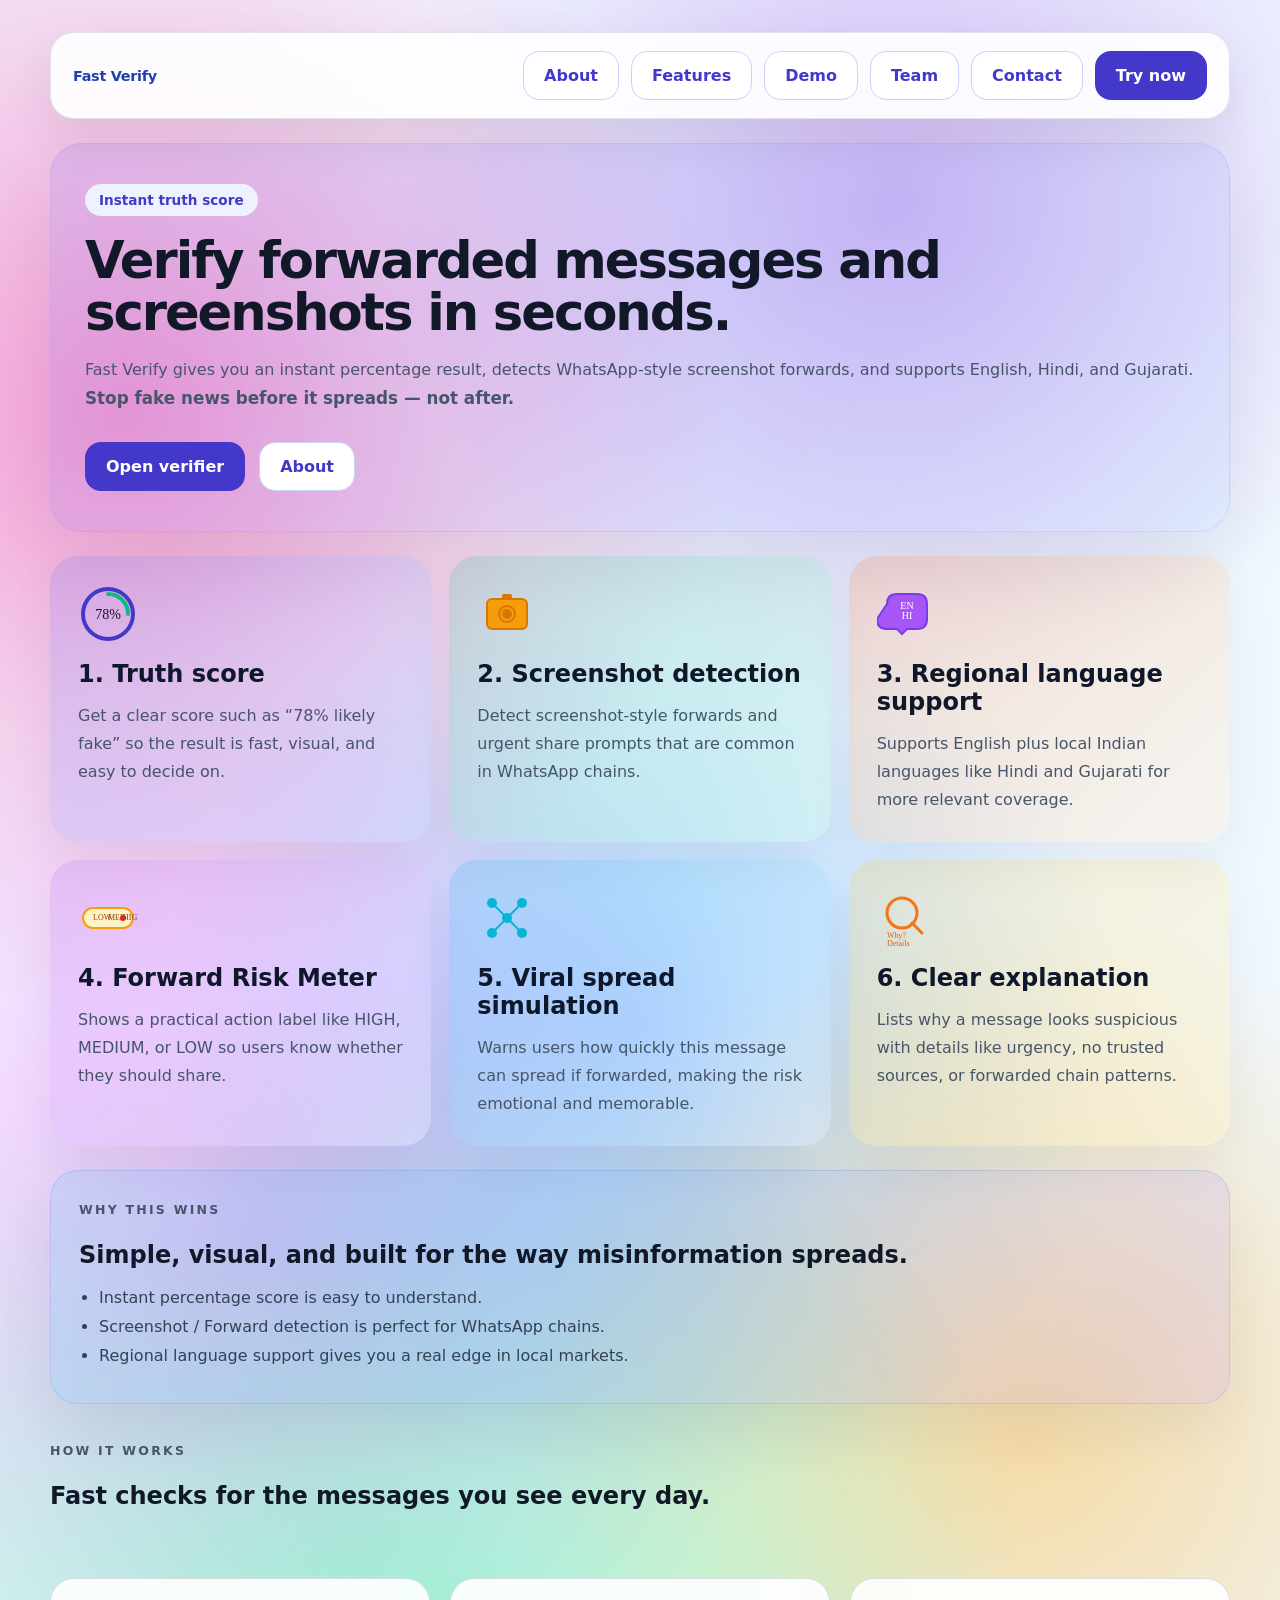
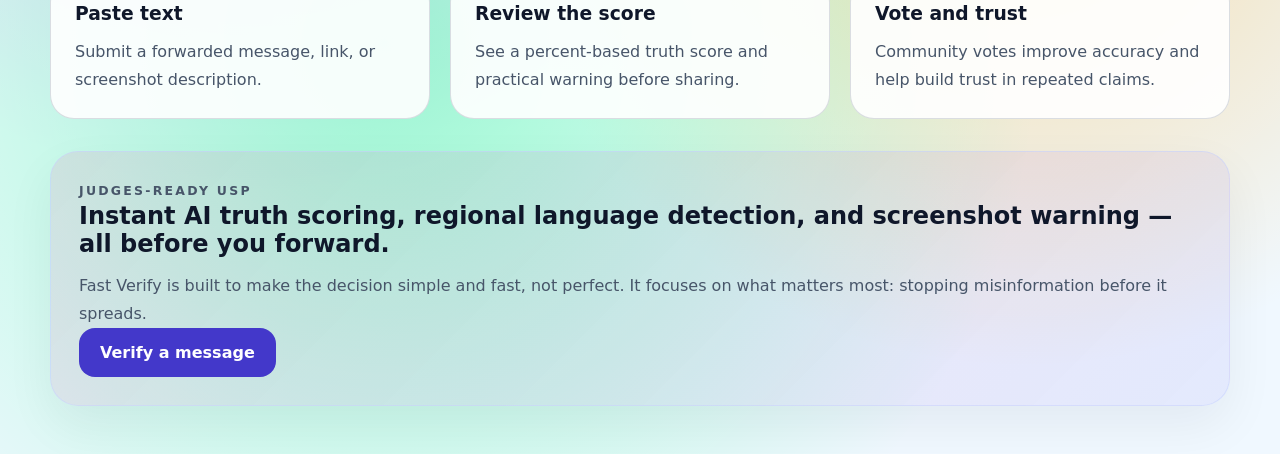
<file: index.html>
<!DOCTYPE html>
<html lang="en">
<head>
  <meta charset="UTF-8" />
  <meta name="viewport" content="width=device-width, initial-scale=1.0" />
  <title>Fast Verify | Instant truth scoring for forwarded messages</title>
  <link rel="stylesheet" href="style.css" />
</head>
<body>
  <div class="app-shell">
    <nav class="site-nav">
      <a class="brand" href="index.html">Fast Verify</a>
      <div class="nav-actions">
        <a class="button secondary" href="about.html">About</a>
        <a class="button secondary" href="features.html">Features</a>
        <a class="button secondary" href="demo.html">Demo</a>
        <a class="button secondary" href="team.html">Team</a>
        <a class="button secondary" href="contact.html">Contact</a>
        <a class="button primary" href="home.html">Try now</a>
      </div>
    </nav>

    <header class="hero">
      <span class="badge">Instant truth score</span>
      <h1>Verify forwarded messages and screenshots in seconds.</h1>
      <p>Fast Verify gives you an instant percentage result, detects WhatsApp-style screenshot forwards, and supports English, Hindi, and Gujarati.</p>
      <p class="impact-statement">Stop fake news before it spreads — not after.</p>
      <div class="hero-actions">
        <a class="button primary" href="home.html">Open verifier</a>
        <a class="button secondary" href="about.html">About</a>
      </div>
    </header>

    <section class="feature-grid" id="features">
      <article class="feature-card">
        <img src="truth-score.svg" alt="Truth Score Icon" class="feature-icon">
        <h2>1. Truth score</h2>
        <p>Get a clear score such as “78% likely fake” so the result is fast, visual, and easy to decide on.</p>
      </article>
      <article class="feature-card">
        <img src="screenshot.svg" alt="Screenshot Detection Icon" class="feature-icon">
        <h2>2. Screenshot detection</h2>
        <p>Detect screenshot-style forwards and urgent share prompts that are common in WhatsApp chains.</p>
      </article>
      <article class="feature-card">
        <img src="regional-language.svg" alt="Regional Language Support Icon" class="feature-icon">
        <h2>3. Regional language support</h2>
        <p>Supports English plus local Indian languages like Hindi and Gujarati for more relevant coverage.</p>
      </article>
      <article class="feature-card">
        <img src="forward-risk.svg" alt="Forward Risk Meter Icon" class="feature-icon">
        <h2>4. Forward Risk Meter</h2>
        <p>Shows a practical action label like HIGH, MEDIUM, or LOW so users know whether they should share.</p>
      </article>
      <article class="feature-card">
        <img src="viral-spread.svg" alt="Viral Spread Simulation Icon" class="feature-icon">
        <h2>5. Viral spread simulation</h2>
        <p>Warns users how quickly this message can spread if forwarded, making the risk emotional and memorable.</p>
      </article>
      <article class="feature-card">
        <img src="clear-explanation.svg" alt="Clear Explanation Icon" class="feature-icon">
        <h2>6. Clear explanation</h2>
        <p>Lists why a message looks suspicious with details like urgency, no trusted sources, or forwarded chain patterns.</p>
      </article>
    </section>

    <section class="winning-card">
      <div>
        <p class="section-label">Why this wins</p>
        <h2>Simple, visual, and built for the way misinformation spreads.</h2>
        <ul>
          <li>Instant percentage score is easy to understand.</li>
          <li>Screenshot / Forward detection is perfect for WhatsApp chains.</li>
          <li>Regional language support gives you a real edge in local markets.</li>
        </ul>
      </div>
    </section>

    <section class="section-intro">
      <div>
        <p class="section-label">How it works</p>
        <h2>Fast checks for the messages you see every day.</h2>
      </div>
      <div class="info-list">
        <div>
          <h3>Paste text</h3>
          <p>Submit a forwarded message, link, or screenshot description.</p>
        </div>
        <div>
          <h3>Review the score</h3>
          <p>See a percent-based truth score and practical warning before sharing.</p>
        </div>
        <div>
          <h3>Vote and trust</h3>
          <p>Community votes improve accuracy and help build trust in repeated claims.</p>
        </div>
      </div>
    </section>

    <section class="accent-card">
      <div>
        <p class="section-label">Judges-ready USP</p>
        <h2>Instant AI truth scoring, regional language detection, and screenshot warning — all before you forward.</h2>
      </div>
      <p>Fast Verify is built to make the decision simple and fast, not perfect. It focuses on what matters most: stopping misinformation before it spreads.</p>
      <a class="button primary" href="home.html">Verify a message</a>
    </section>
  </div>
</body>
</html>
</file>
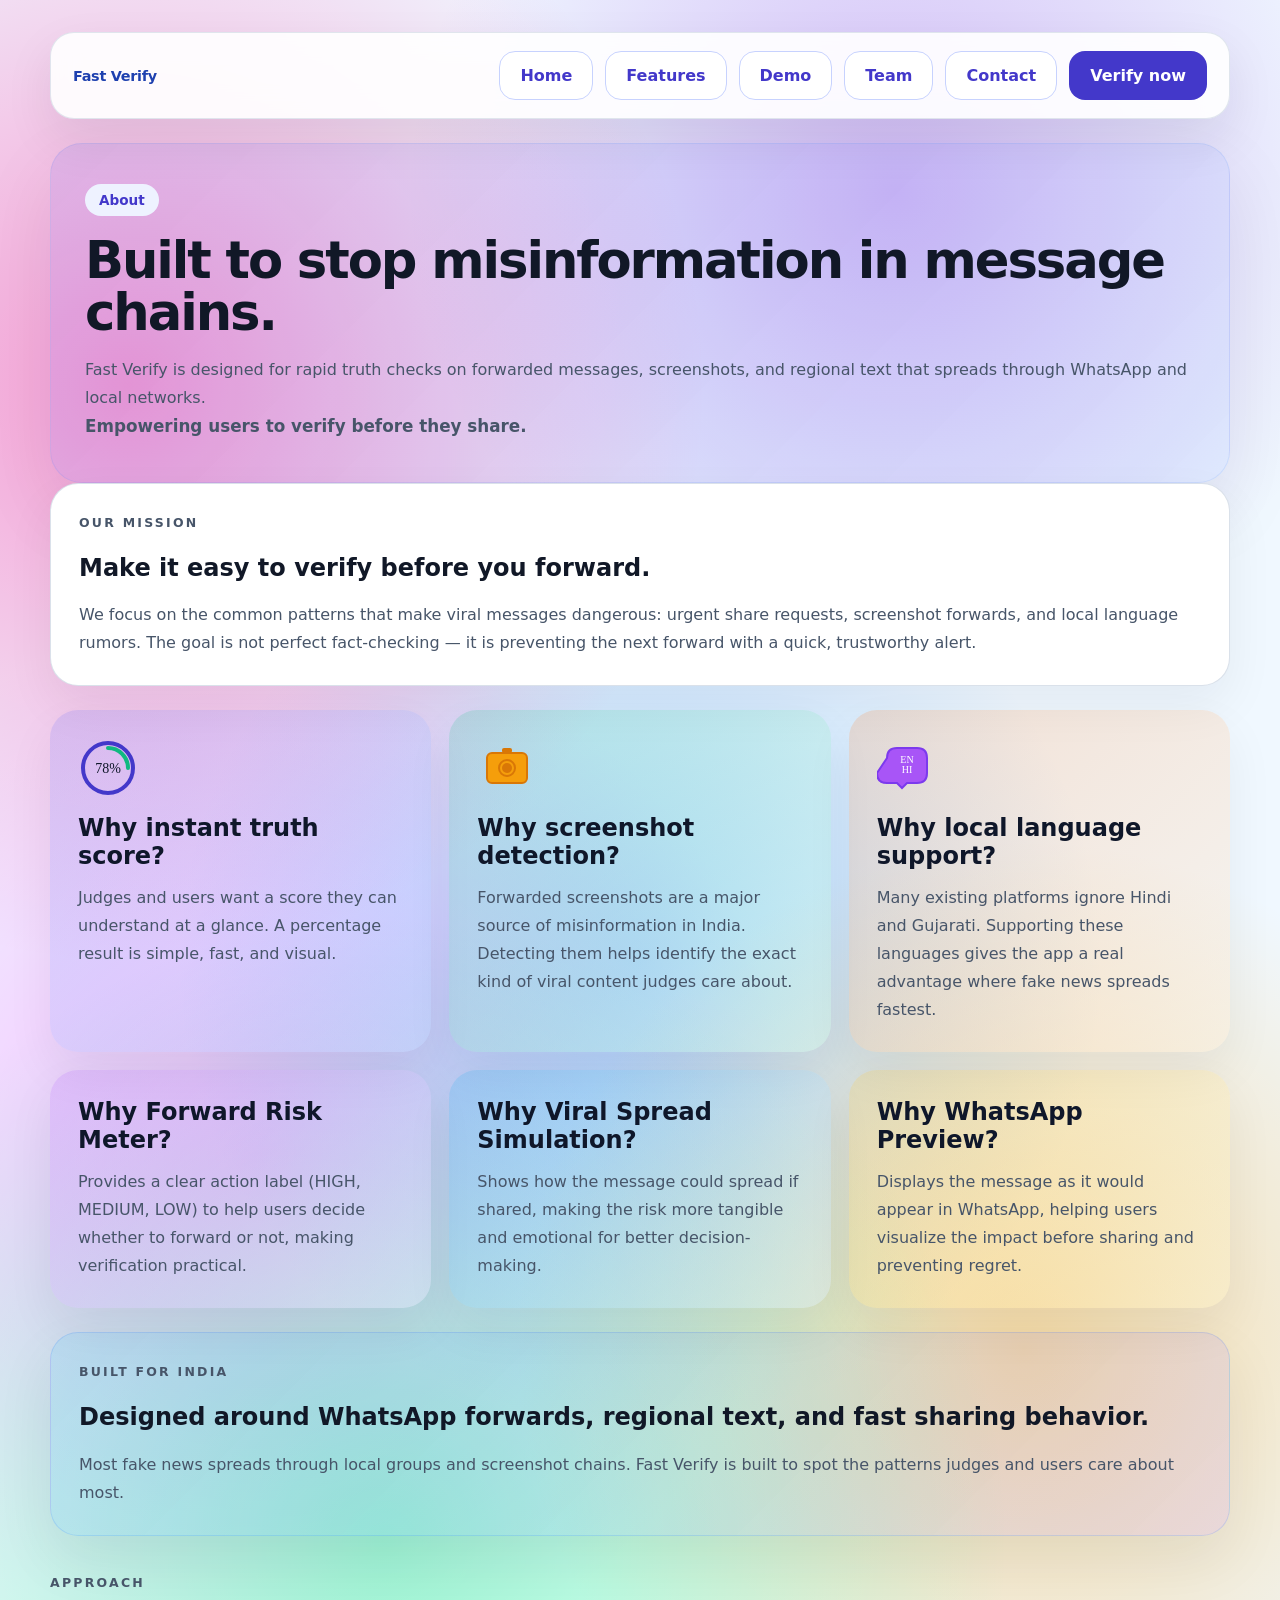
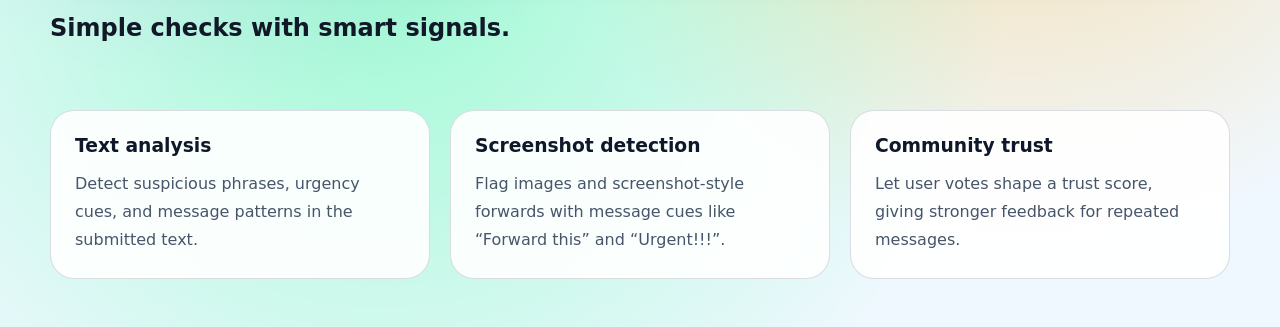
<file: about.html>
<!DOCTYPE html>
<html lang="en">
<head>
  <meta charset="UTF-8" />
  <meta name="viewport" content="width=device-width, initial-scale=1.0" />
  <title>About Fast Verify</title>
  <link rel="stylesheet" href="style.css" />
</head>
<body>
  <div class="app-shell">
    <nav class="site-nav">
      <a class="brand" href="index.html">Fast Verify</a>
      <div class="nav-actions">
        <a class="button secondary" href="index.html">Home</a>
        <a class="button secondary" href="features.html">Features</a>
        <a class="button secondary" href="demo.html">Demo</a>
        <a class="button secondary" href="team.html">Team</a>
        <a class="button secondary" href="contact.html">Contact</a>
        <a class="button primary" href="home.html">Verify now</a>
      </div>
    </nav>

    <header class="hero">
      <span class="badge">About</span>
      <h1>Built to stop misinformation in message chains.</h1>
      <p>Fast Verify is designed for rapid truth checks on forwarded messages, screenshots, and regional text that spreads through WhatsApp and local networks.</p>
      <p class="impact-statement">Empowering users to verify before they share.</p>
    </header>

    <main>
      <section class="card">
        <p class="section-label">Our mission</p>
        <h2>Make it easy to verify before you forward.</h2>
        <p>We focus on the common patterns that make viral messages dangerous: urgent share requests, screenshot forwards, and local language rumors. The goal is not perfect fact-checking — it is preventing the next forward with a quick, trustworthy alert.</p>
      </section>

      <section class="feature-grid">
        <article class="feature-card">
          <img src="truth-score.svg" alt="Truth Score Icon" class="feature-icon">
          <h2>Why instant truth score?</h2>
          <p>Judges and users want a score they can understand at a glance. A percentage result is simple, fast, and visual.</p>
        </article>
        <article class="feature-card">
          <img src="screenshot.svg" alt="Screenshot Detection Icon" class="feature-icon">
          <h2>Why screenshot detection?</h2>
          <p>Forwarded screenshots are a major source of misinformation in India. Detecting them helps identify the exact kind of viral content judges care about.</p>
        </article>
        <article class="feature-card">
          <img src="regional-language.svg" alt="Regional Language Support Icon" class="feature-icon">
          <h2>Why local language support?</h2>
          <p>Many existing platforms ignore Hindi and Gujarati. Supporting these languages gives the app a real advantage where fake news spreads fastest.</p>
        </article>
        <article class="feature-card">
          <h2>Why Forward Risk Meter?</h2>
          <p>Provides a clear action label (HIGH, MEDIUM, LOW) to help users decide whether to forward or not, making verification practical.</p>
        </article>
        <article class="feature-card">
          <h2>Why Viral Spread Simulation?</h2>
          <p>Shows how the message could spread if shared, making the risk more tangible and emotional for better decision-making.</p>
        </article>
        <article class="feature-card">
          <h2>Why WhatsApp Preview?</h2>
          <p>Displays the message as it would appear in WhatsApp, helping users visualize the impact before sharing and preventing regret.</p>
        </article>
      </section>

      <section class="highlight-card">
        <div>
          <p class="section-label">Built for India</p>
          <h2>Designed around WhatsApp forwards, regional text, and fast sharing behavior.</h2>
          <p>Most fake news spreads through local groups and screenshot chains. Fast Verify is built to spot the patterns judges and users care about most.</p>
        </div>
      </section>

      <section class="section-intro">
        <div>
          <p class="section-label">Approach</p>
          <h2>Simple checks with smart signals.</h2>
        </div>
        <div class="info-list">
          <div>
            <h3>Text analysis</h3>
            <p>Detect suspicious phrases, urgency cues, and message patterns in the submitted text.</p>
          </div>
          <div>
            <h3>Screenshot detection</h3>
            <p>Flag images and screenshot-style forwards with message cues like “Forward this” and “Urgent!!!”.</p>
          </div>
          <div>
            <h3>Community trust</h3>
            <p>Let user votes shape a trust score, giving stronger feedback for repeated messages.</p>
          </div>
        </div>
      </section>
    </main>
  </div>
</body>
</html>
</file>
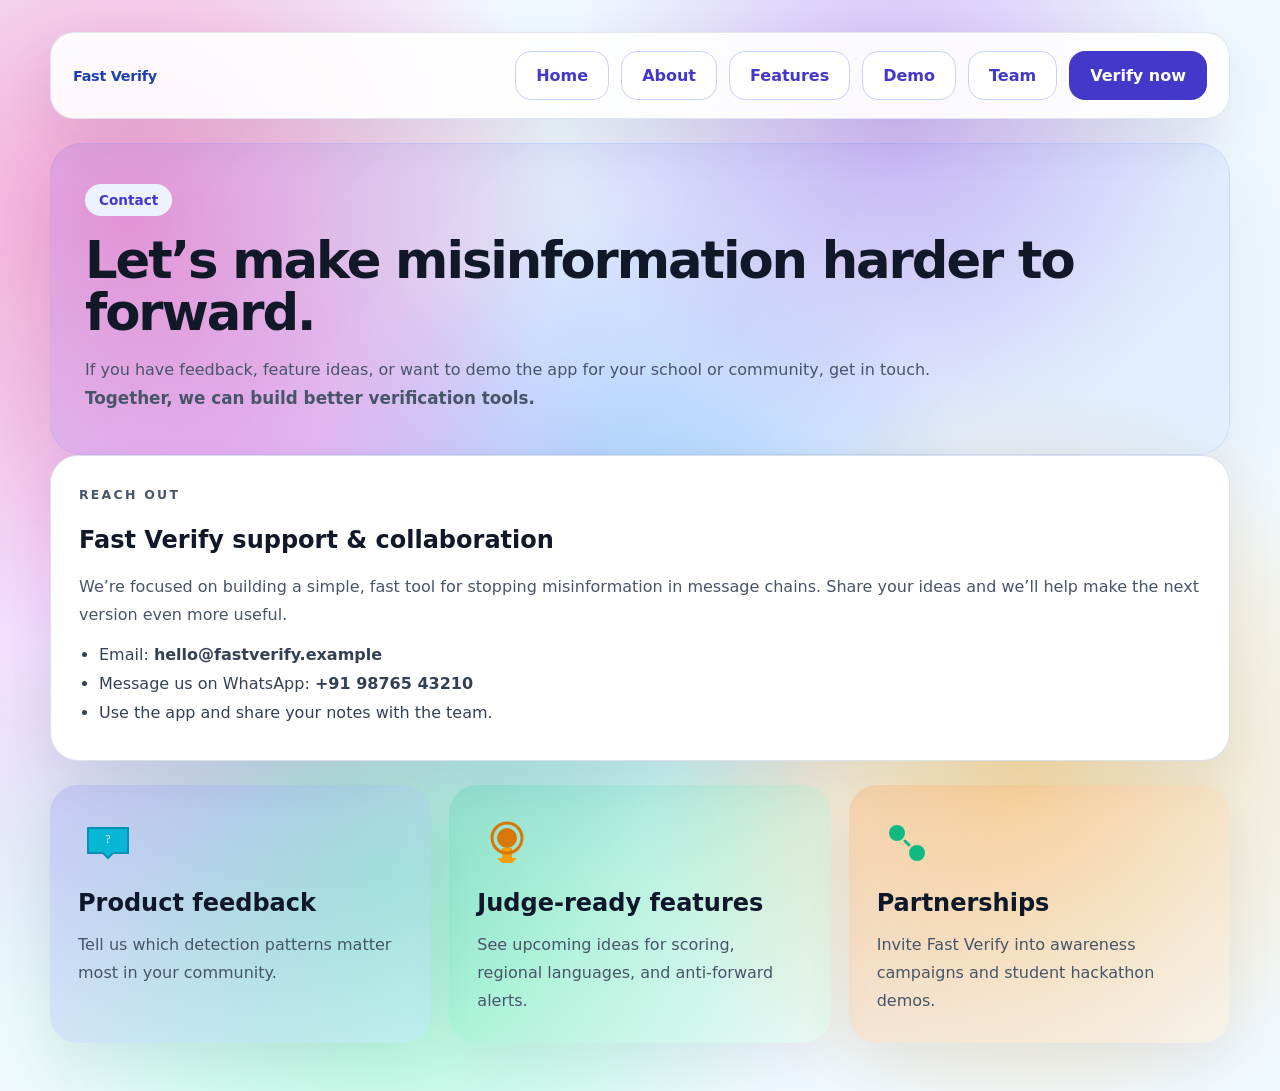
<file: contact.html>
<!DOCTYPE html>
<html lang="en">
<head>
  <meta charset="UTF-8" />
  <meta name="viewport" content="width=device-width, initial-scale=1.0" />
  <title>Contact Fast Verify</title>
  <link rel="stylesheet" href="style.css" />
</head>
<body>
  <div class="app-shell">
    <nav class="site-nav">
      <a class="brand" href="index.html">Fast Verify</a>
      <div class="nav-actions">
        <a class="button secondary" href="index.html">Home</a>
        <a class="button secondary" href="about.html">About</a>
        <a class="button secondary" href="features.html">Features</a>
        <a class="button secondary" href="demo.html">Demo</a>
        <a class="button secondary" href="team.html">Team</a>
        <a class="button primary" href="home.html">Verify now</a>
      </div>
    </nav>

    <header class="hero">
      <span class="badge">Contact</span>
      <h1>Let’s make misinformation harder to forward.</h1>
      <p>If you have feedback, feature ideas, or want to demo the app for your school or community, get in touch.</p>
      <p class="impact-statement">Together, we can build better verification tools.</p>
    </header>

    <main>
      <section class="card">
        <p class="section-label">Reach out</p>
        <h2>Fast Verify support & collaboration</h2>
        <p>We’re focused on building a simple, fast tool for stopping misinformation in message chains. Share your ideas and we’ll help make the next version even more useful.</p>
        <ul>
          <li>Email: <strong>hello@fastverify.example</strong></li>
          <li>Message us on WhatsApp: <strong>+91 98765 43210</strong></li>
          <li>Use the app and share your notes with the team.</li>
        </ul>
      </section>

      <section class="feature-grid">
        <article class="feature-card">
          <img src="product-feedback.svg" alt="Product Feedback Icon" class="feature-icon">
          <h2>Product feedback</h2>
          <p>Tell us which detection patterns matter most in your community.</p>
        </article>
        <article class="feature-card">
          <img src="judge-ready.svg" alt="Judge-Ready Features Icon" class="feature-icon">
          <h2>Judge-ready features</h2>
          <p>See upcoming ideas for scoring, regional languages, and anti-forward alerts.</p>
        </article>
        <article class="feature-card">
          <img src="partnerships.svg" alt="Partnerships Icon" class="feature-icon">
          <h2>Partnerships</h2>
          <p>Invite Fast Verify into awareness campaigns and student hackathon demos.</p>
        </article>
      </section>
    </main>
  </div>
</body>
</html>
</file>
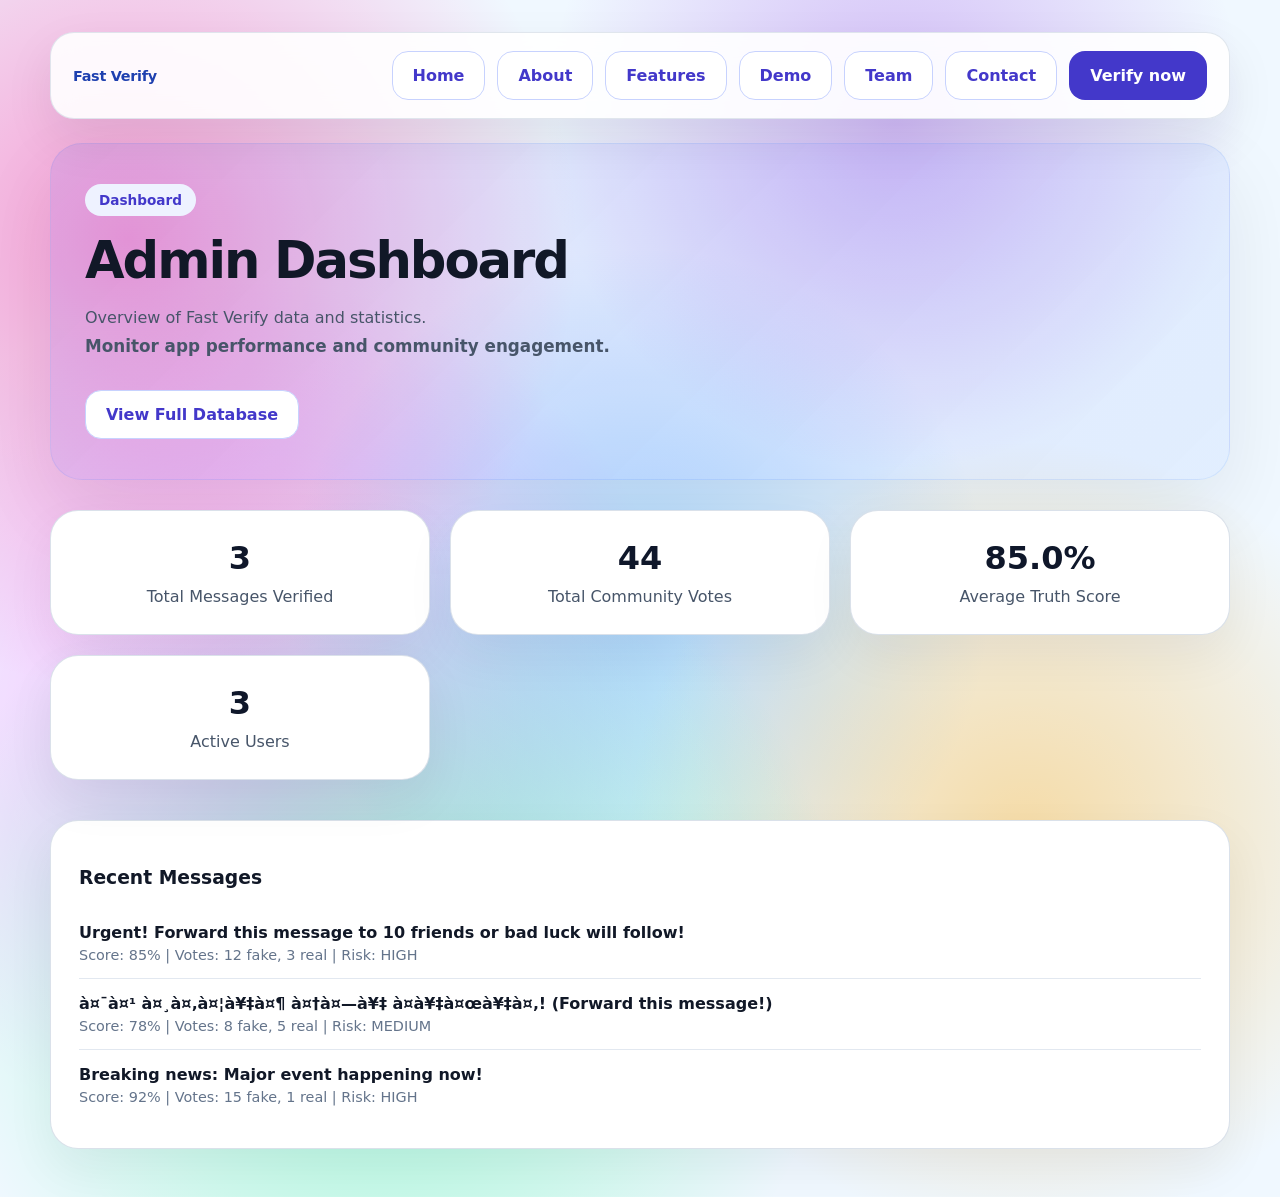
<file: dashboard.html>
<!DOCTYPE html>
<html lang="en">
<head>
  <meta charset="UTF-8" />
  <meta name="viewport" content="width=device-width, initial-scale=1.0" />
  <title>Dashboard - Fast Verify</title>
  <link rel="stylesheet" href="style.css" />
  <style>
    .dashboard-grid {
      display: grid;
      grid-template-columns: repeat(auto-fit, minmax(300px, 1fr));
      gap: 20px;
      margin-top: 30px;
    }
    .stat-card {
      background: white;
      border: 1px solid rgba(203, 213, 225, 0.7);
      border-radius: 28px;
      padding: 28px;
      box-shadow: 0 20px 50px rgba(15, 23, 42, 0.06);
      text-align: center;
    }
    .stat-card h3 {
      margin: 0 0 10px;
      font-size: 2rem;
      color: #0f172a;
    }
    .stat-card p {
      margin: 0;
      color: #475569;
    }
    .messages-list {
      margin-top: 40px;
      background: white;
      border: 1px solid rgba(203, 213, 225, 0.7);
      border-radius: 28px;
      padding: 28px;
      box-shadow: 0 20px 50px rgba(15, 23, 42, 0.06);
    }
    .messages-list h3 {
      margin-bottom: 20px;
    }
    .message-item {
      border-bottom: 1px solid #e2e8f0;
      padding: 15px 0;
    }
    .message-item:last-child {
      border-bottom: none;
    }
    .message-text {
      font-weight: 600;
      margin-bottom: 5px;
    }
    .message-meta {
      font-size: 0.9rem;
      color: #64748b;
    }
  </style>
</head>
<body>
  <div class="app-shell">
    <nav class="site-nav">
      <a class="brand" href="index.html">Fast Verify</a>
      <div class="nav-actions">
        <a class="button secondary" href="index.html">Home</a>
        <a class="button secondary" href="about.html">About</a>
        <a class="button secondary" href="features.html">Features</a>
        <a class="button secondary" href="demo.html">Demo</a>
        <a class="button secondary" href="team.html">Team</a>
        <a class="button secondary" href="contact.html">Contact</a>
        <a class="button primary" href="home.html">Verify now</a>
      </div>
    </nav>

    <header class="hero">
      <span class="badge">Dashboard</span>
      <h1>Admin Dashboard</h1>
      <p>Overview of Fast Verify data and statistics.</p>
      <p class="impact-statement">Monitor app performance and community engagement.</p>
      <div class="hero-actions">
        <a class="button secondary" href="login-listers.html">View Full Database</a>
      </div>
    </header>

    <main>
      <div class="dashboard-grid" id="stats">
        <!-- Stats will be loaded here -->
      </div>

      <div class="messages-list">
        <h3>Recent Messages</h3>
        <div id="messages">
          <!-- Messages will be loaded here -->
        </div>
      </div>
    </main>
  </div>

  <script>
    // Load data from data.json
    fetch('data.json')
      .then(response => response.json())
      .then(data => {
        displayStats(data);
        displayMessages(data.messages);
      })
      .catch(error => console.error('Error loading data:', error));

    function displayStats(data) {
      const messages = data.messages;
      const totalVotes = messages.reduce((sum, msg) => sum + msg.votes.fake + msg.votes.real, 0);
      const avgScore = messages.reduce((sum, msg) => sum + msg.score, 0) / messages.length;

      const statsHtml = `
        <div class="stat-card">
          <h3>${messages.length}</h3>
          <p>Total Messages Verified</p>
        </div>
        <div class="stat-card">
          <h3>${totalVotes}</h3>
          <p>Total Community Votes</p>
        </div>
        <div class="stat-card">
          <h3>${avgScore.toFixed(1)}%</h3>
          <p>Average Truth Score</p>
        </div>
        <div class="stat-card">
          <h3>${data.users.length}</h3>
          <p>Active Users</p>
        </div>
      `;
      document.getElementById('stats').innerHTML = statsHtml;
    }

    function displayMessages(messages) {
      const messagesHtml = messages.map(msg => `
        <div class="message-item">
          <div class="message-text">${msg.text}</div>
          <div class="message-meta">Score: ${msg.score}% | Votes: ${msg.votes.fake} fake, ${msg.votes.real} real | Risk: ${msg.forwardRisk}</div>
        </div>
      `).join('');
      document.getElementById('messages').innerHTML = messagesHtml;
    }
  </script>
</body>
</html>
</file>
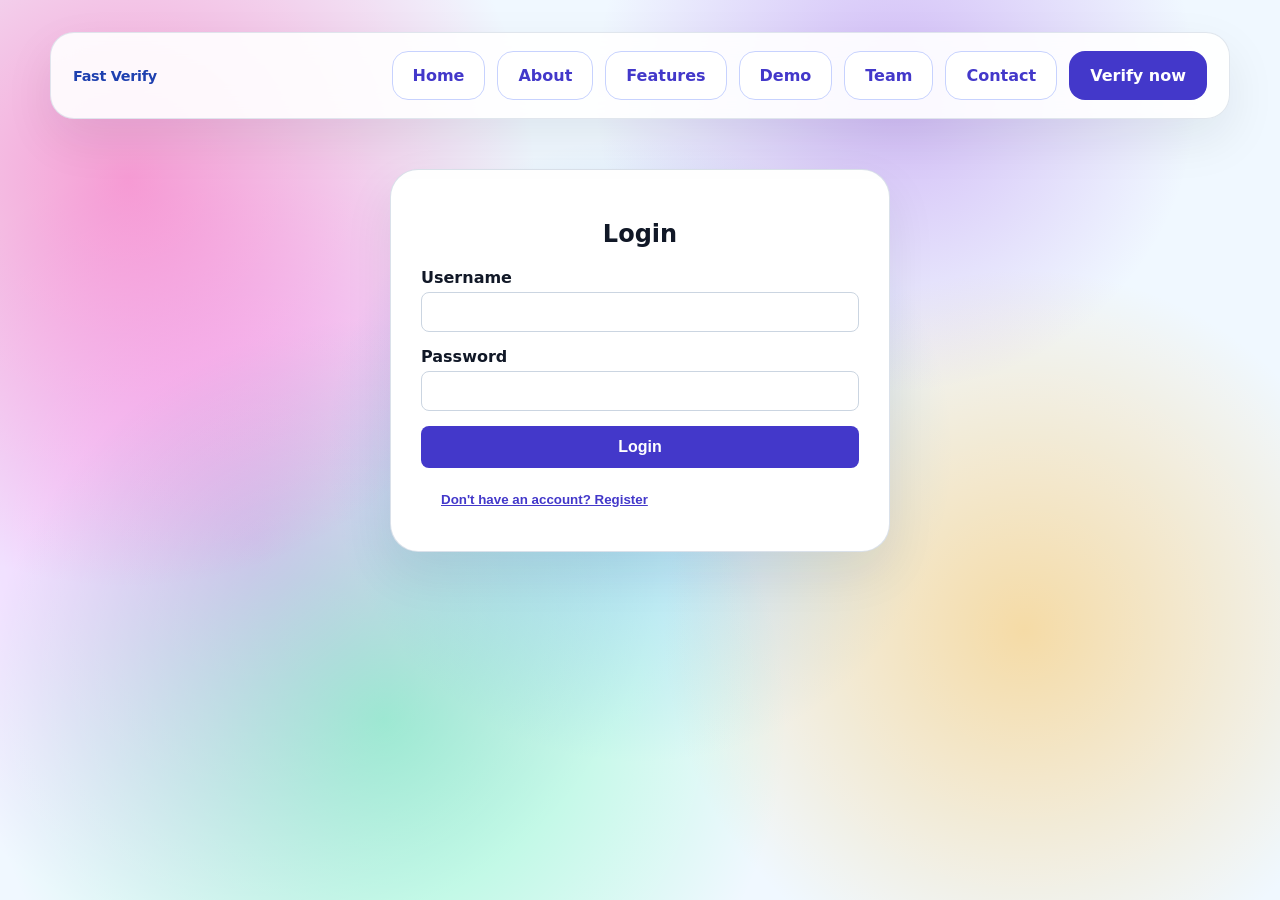
<file: data.html>
<!DOCTYPE html>
<html lang="en">
<head>
  <meta charset="UTF-8" />
  <meta name="viewport" content="width=device-width, initial-scale=1.0" />
  <title>Login Listers - Fast Verify</title>
  <link rel="stylesheet" href="style.css" />
  <style>
    .data-section {
      background: white;
      border: 1px solid rgba(203, 213, 225, 0.7);
      border-radius: 28px;
      padding: 28px;
      margin-bottom: 20px;
      box-shadow: 0 20px 50px rgba(15, 23, 42, 0.06);
    }
    .data-section h3 {
      margin-bottom: 20px;
      color: #0f172a;
    }
    .data-item {
      border-bottom: 1px solid #e2e8f0;
      padding: 15px 0;
    }
    .data-item:last-child {
      border-bottom: none;
    }
    .data-label {
      font-weight: 600;
      color: #374151;
    }
    .data-value {
      color: #6b7280;
    }
    .user-info {
      background: #f0f9ff;
      border: 1px solid #0ea5e9;
      border-radius: 16px;
      padding: 20px;
      margin-bottom: 20px;
    }
    .user-info h3 {
      color: #0c4a6e;
    }
  </style>
</head>
<body>
  <div class="app-shell">
    <nav class="site-nav">
      <a class="brand" href="index.html">Fast Verify</a>
      <div class="nav-actions">
        <a class="button secondary" href="index.html">Home</a>
        <a class="button secondary" href="about.html">About</a>
        <a class="button secondary" href="features.html">Features</a>
        <a class="button secondary" href="demo.html">Demo</a>
        <a class="button secondary" href="team.html">Team</a>
        <a class="button secondary" href="contact.html">Contact</a>
        <a class="button primary" href="home.html">Verify now</a>
      </div>
    </nav>

    <header class="hero">
      <span class="badge">Login Listers</span>
      <h1>Login Listers</h1>
      <p>View stored messages, users, and your login information.</p>
      <p class="impact-statement">Access restricted to logged-in users.</p>
    </header>

    <main>
      <div id="userInfo" class="user-info" style="display: none;">
        <h3>Your Information</h3>
        <div id="userDetails"></div>
      </div>

      <div class="data-section">
        <h3>Messages Database</h3>
        <div id="messagesData"></div>
      </div>

      <div class="data-section">
        <h3>Users Database</h3>
        <div id="usersData"></div>
      </div>
    </main>
  </div>

  <script>
    // Check if user is logged in
    const loggedInUser = JSON.parse(localStorage.getItem('loggedInUser'));
    if (!loggedInUser) {
      alert('Please log in first.');
      window.location.href = 'login.html';
    } else {
      // Display user info
      document.getElementById('userInfo').style.display = 'block';
      document.getElementById('userDetails').innerHTML = `
        <p><strong>Username:</strong> ${loggedInUser.username}</p>
        <p><strong>Role:</strong> ${loggedInUser.role}</p>
        <p><strong>ID:</strong> ${loggedInUser.id}</p>
        <p><strong>Email:</strong> ${loggedInUser.email}</p>
        <p><strong>Address:</strong> ${loggedInUser.address}</p>
        <p><strong>Date of Birth:</strong> ${loggedInUser.dateOfBirth}</p>
        <p><strong>Qualification:</strong> ${loggedInUser.qualification}</p>
      `;

      // Load and display database data
      fetch('data.json')
        .then(response => response.json())
        .then(data => {
          displayMessages(data.messages);
          displayUsers(data.users);
        })
        .catch(error => console.error('Error loading data:', error));
    }

    function displayMessages(messages) {
      const html = messages.map(msg => `
        <div class="data-item">
          <div class="data-label">ID: ${msg.id}</div>
          <div class="data-value">Text: ${msg.text}</div>
          <div class="data-value">Score: ${msg.score}% | Language: ${msg.language} | Screenshot: ${msg.isScreenshot ? 'Yes' : 'No'}</div>
          <div class="data-value">Votes: Fake: ${msg.votes.fake}, Real: ${msg.votes.real} | Risk: ${msg.forwardRisk}</div>
          <div class="data-value">Viral Spread: ${msg.viralSpread}</div>
        </div>
      `).join('');
      document.getElementById('messagesData').innerHTML = html;
    }

    function displayUsers(users) {
      const html = users.map(user => `
        <div class="data-item">
          <div class="data-label">ID: ${user.id}</div>
          <div class="data-value">Username: ${user.username} | Role: ${user.role}</div>
          <div class="data-value">Email: ${user.email} | Address: ${user.address}</div>
          <div class="data-value">DOB: ${user.dateOfBirth} | Qualification: ${user.qualification}</div>
        </div>
      `).join('');
      document.getElementById('usersData').innerHTML = html;
    }
  </script>
</body>
</html>
</file>
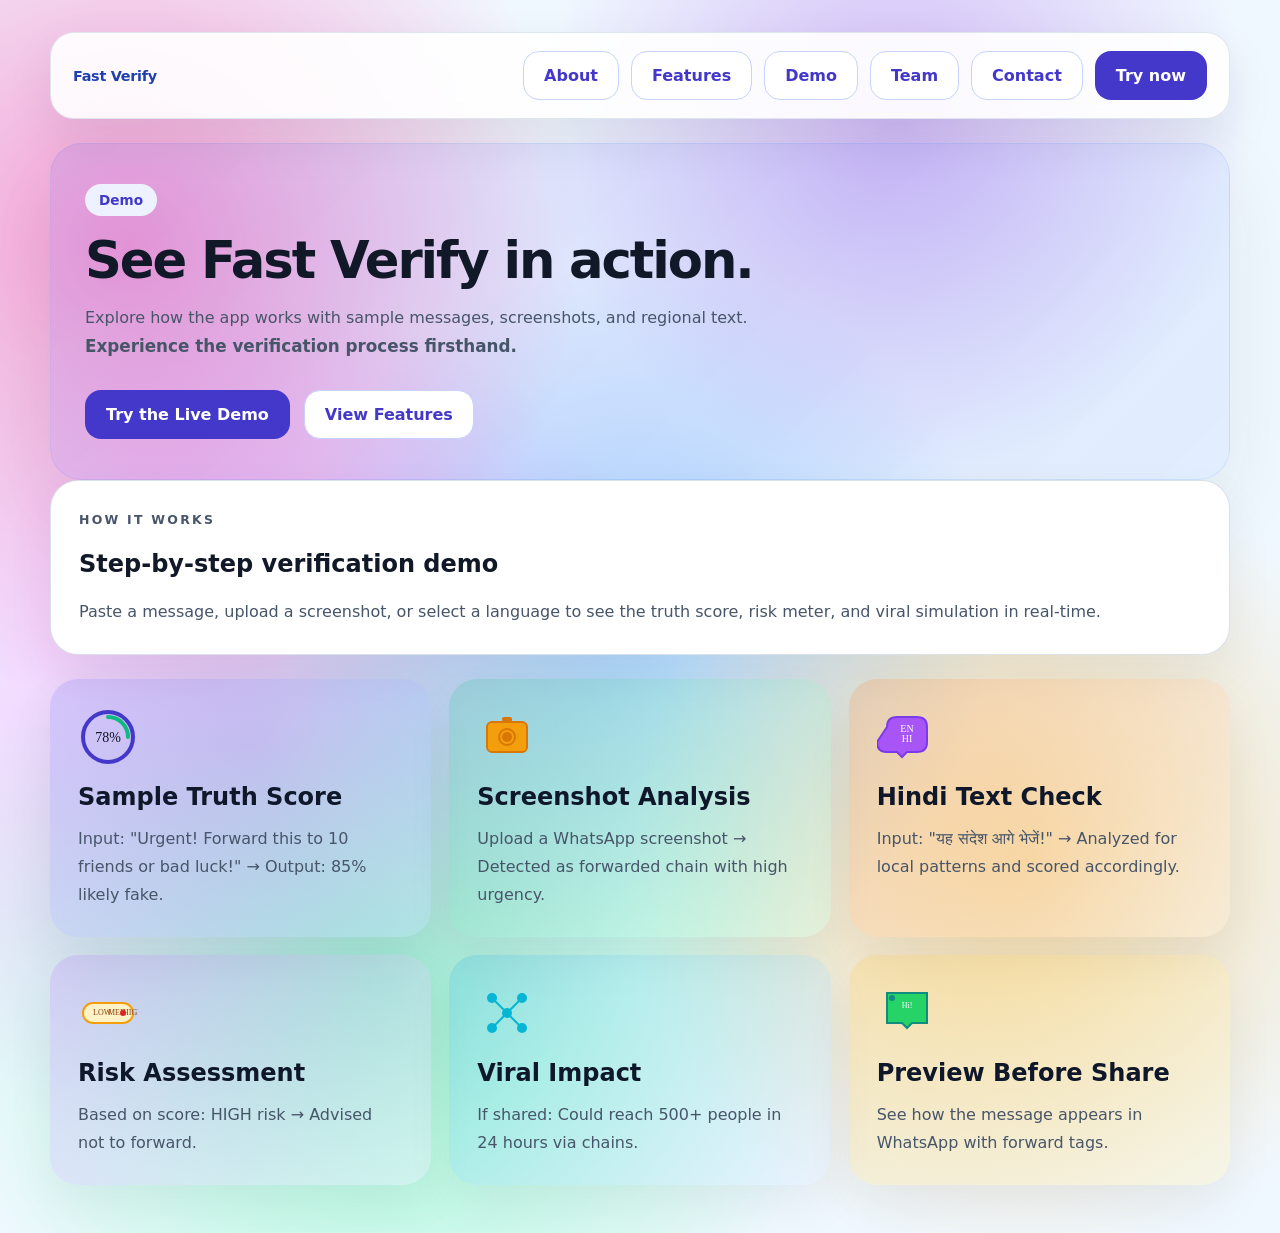
<file: demo.html>
<!DOCTYPE html>
<html lang="en">
<head>
  <meta charset="UTF-8" />
  <meta name="viewport" content="width=device-width, initial-scale=1.0" />
  <title>Demo - Fast Verify</title>
  <link rel="stylesheet" href="style.css" />
</head>
<body>
  <div class="app-shell">
    <nav class="site-nav">
      <a class="brand" href="index.html">Fast Verify</a>
      <div class="nav-actions">
        <a class="button secondary" href="about.html">About</a>
        <a class="button secondary" href="features.html">Features</a>
        <a class="button secondary" href="demo.html">Demo</a>
        <a class="button secondary" href="team.html">Team</a>
        <a class="button secondary" href="contact.html">Contact</a>
        <a class="button primary" href="home.html">Try now</a>
      </div>
    </nav>

    <header class="hero">
      <span class="badge">Demo</span>
      <h1>See Fast Verify in action.</h1>
      <p>Explore how the app works with sample messages, screenshots, and regional text.</p>
      <p class="impact-statement">Experience the verification process firsthand.</p>
      <div class="hero-actions">
        <a class="button primary" href="home.html">Try the Live Demo</a>
        <a class="button secondary" href="features.html">View Features</a>
      </div>
    </header>

    <main>
      <section class="card">
        <p class="section-label">How it works</p>
        <h2>Step-by-step verification demo</h2>
        <p>Paste a message, upload a screenshot, or select a language to see the truth score, risk meter, and viral simulation in real-time.</p>
      </section>

      <section class="feature-grid">
        <article class="feature-card">
          <img src="truth-score.svg" alt="Truth Score Icon" class="feature-icon">
          <h2>Sample Truth Score</h2>
          <p>Input: "Urgent! Forward this to 10 friends or bad luck!" → Output: 85% likely fake.</p>
        </article>
        <article class="feature-card">
          <img src="screenshot.svg" alt="Screenshot Detection Icon" class="feature-icon">
          <h2>Screenshot Analysis</h2>
          <p>Upload a WhatsApp screenshot → Detected as forwarded chain with high urgency.</p>
        </article>
        <article class="feature-card">
          <img src="regional-language.svg" alt="Regional Language Support Icon" class="feature-icon">
          <h2>Hindi Text Check</h2>
          <p>Input: "यह संदेश आगे भेजें!" → Analyzed for local patterns and scored accordingly.</p>
        </article>
        <article class="feature-card">
          <img src="forward-risk.svg" alt="Forward Risk Meter Icon" class="feature-icon">
          <h2>Risk Assessment</h2>
          <p>Based on score: HIGH risk → Advised not to forward.</p>
        </article>
        <article class="feature-card">
          <img src="viral-spread.svg" alt="Viral Spread Simulation Icon" class="feature-icon">
          <h2>Viral Impact</h2>
          <p>If shared: Could reach 500+ people in 24 hours via chains.</p>
        </article>
        <article class="feature-card">
          <img src="whatsapp-preview.svg" alt="WhatsApp Preview Icon" class="feature-icon">
          <h2>Preview Before Share</h2>
          <p>See how the message appears in WhatsApp with forward tags.</p>
        </article>
      </section>
    </main>
  </div>
</body>
</html>
</file>
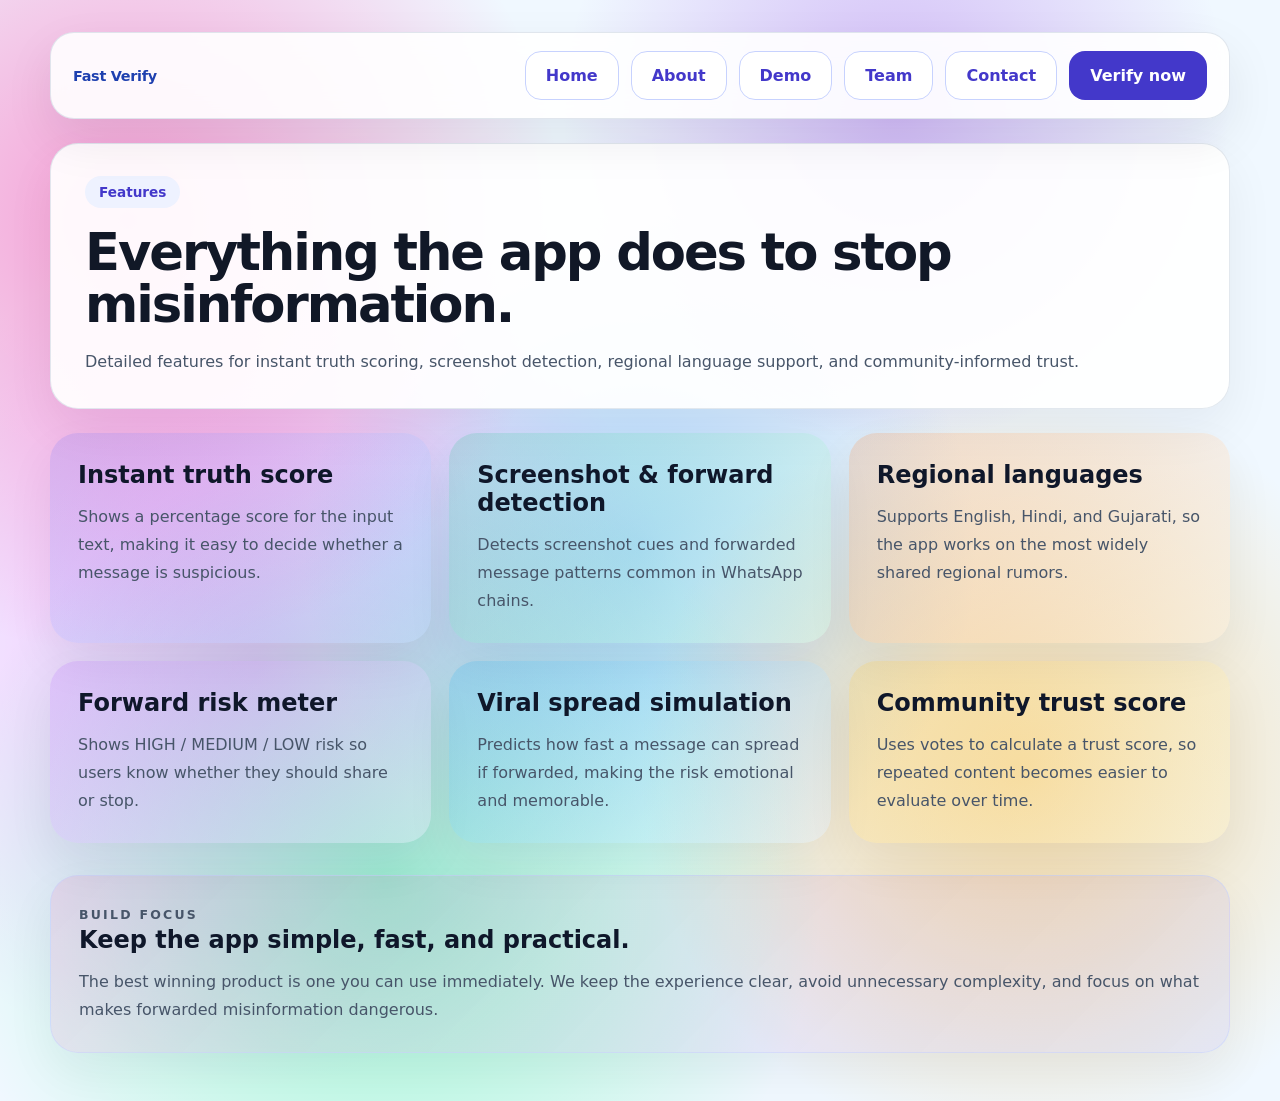
<file: features.html>
<!DOCTYPE html>
<html lang="en">
<head>
  <meta charset="UTF-8" />
  <meta name="viewport" content="width=device-width, initial-scale=1.0" />
  <title>Fast Verify Features</title>
  <link rel="stylesheet" href="style.css" />
</head>
<body>
  <div class="app-shell">
    <nav class="site-nav">
      <a class="brand" href="index.html">Fast Verify</a>
      <div class="nav-actions">
        <a class="button secondary" href="index.html">Home</a>
        <a class="button secondary" href="about.html">About</a>
        <a class="button secondary" href="demo.html">Demo</a>
        <a class="button secondary" href="team.html">Team</a>
        <a class="button secondary" href="contact.html">Contact</a>
        <a class="button primary" href="home.html">Verify now</a>
      </div>
    </nav>

    <header class="page-header">
      <div>
        <span class="badge">Features</span>
        <h1>Everything the app does to stop misinformation.</h1>
      </div>
      <p>Detailed features for instant truth scoring, screenshot detection, regional language support, and community-informed trust.</p>
    </header>

    <main>
      <section class="feature-grid">
        <article class="feature-card">
          <h2>Instant truth score</h2>
          <p>Shows a percentage score for the input text, making it easy to decide whether a message is suspicious.</p>
        </article>
        <article class="feature-card">
          <h2>Screenshot & forward detection</h2>
          <p>Detects screenshot cues and forwarded message patterns common in WhatsApp chains.</p>
        </article>
        <article class="feature-card">
          <h2>Regional languages</h2>
          <p>Supports English, Hindi, and Gujarati, so the app works on the most widely shared regional rumors.</p>
        </article>
        <article class="feature-card">
          <h2>Forward risk meter</h2>
          <p>Shows HIGH / MEDIUM / LOW risk so users know whether they should share or stop.</p>
        </article>
        <article class="feature-card">
          <h2>Viral spread simulation</h2>
          <p>Predicts how fast a message can spread if forwarded, making the risk emotional and memorable.</p>
        </article>
        <article class="feature-card">
          <h2>Community trust score</h2>
          <p>Uses votes to calculate a trust score, so repeated content becomes easier to evaluate over time.</p>
        </article>
      </section>

      <section class="accent-card">
        <div>
          <p class="section-label">Build focus</p>
          <h2>Keep the app simple, fast, and practical.</h2>
        </div>
        <p>The best winning product is one you can use immediately. We keep the experience clear, avoid unnecessary complexity, and focus on what makes forwarded misinformation dangerous.</p>
      </section>
    </main>
  </div>
</body>
</html>
</file>
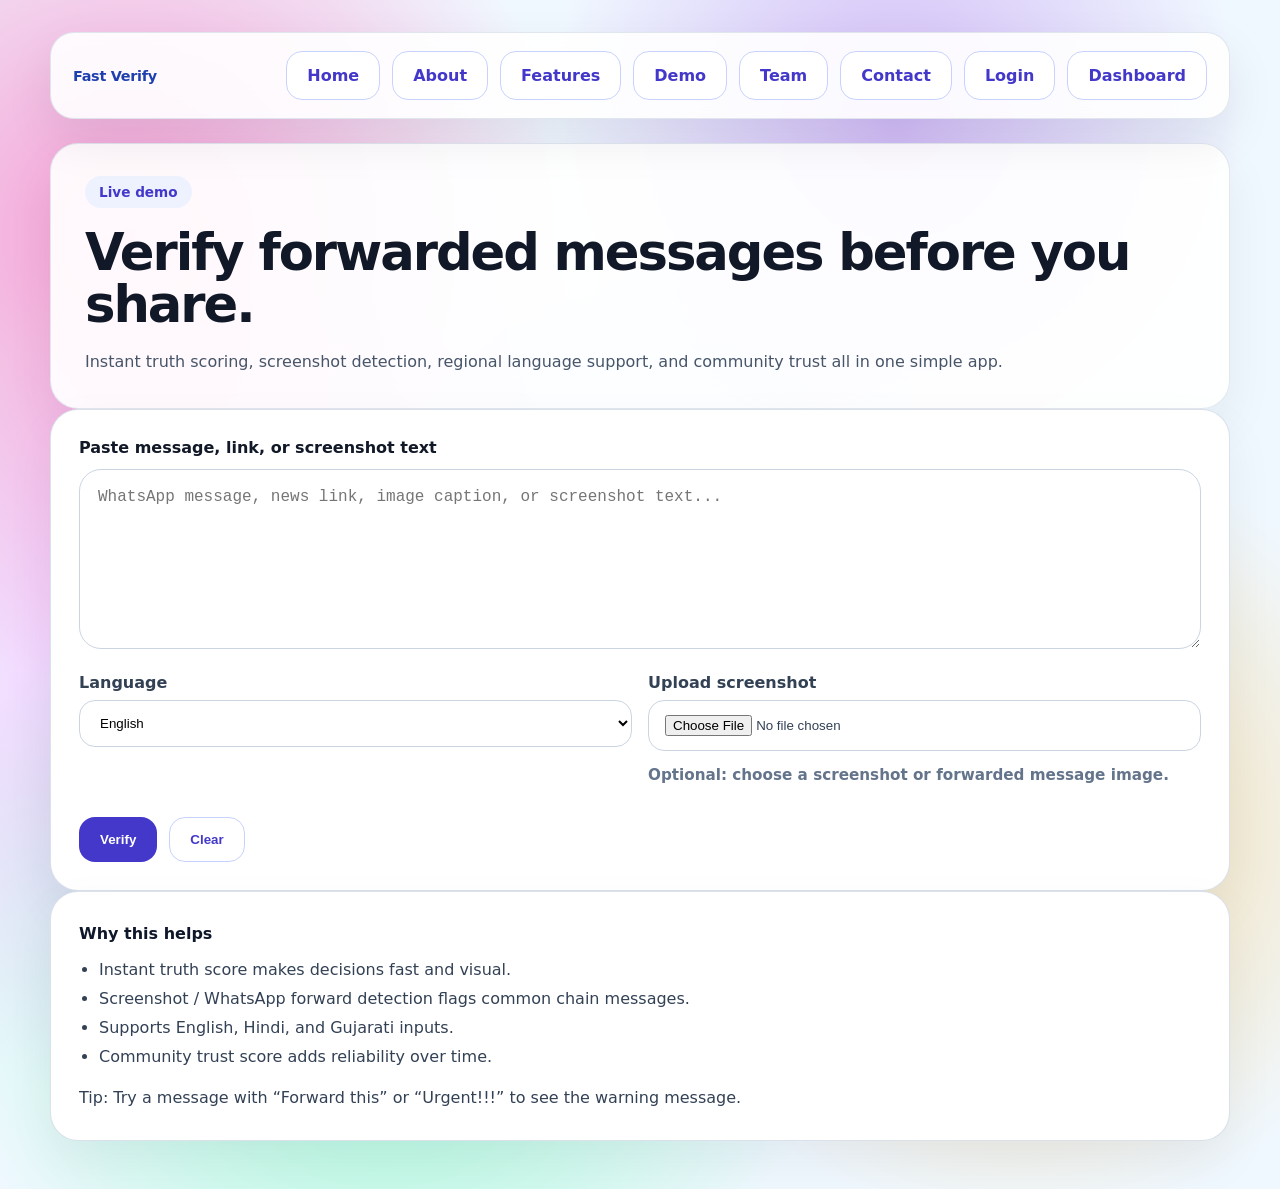
<file: home.html>
<!DOCTYPE html>
<html lang="en">
<head>
  <meta charset="UTF-8" />
  <meta name="viewport" content="width=device-width, initial-scale=1.0" />
  <title>Fast Verify | App</title>
  <link rel="stylesheet" href="style.css" />
</head>
<body>
  <div class="app-shell">
    <nav class="site-nav">
      <a class="brand" href="index.html">Fast Verify</a>
      <div class="nav-actions">
        <a class="button secondary" href="index.html">Home</a>
        <a class="button secondary" href="about.html">About</a>
        <a class="button secondary" href="features.html">Features</a>
        <a class="button secondary" href="demo.html">Demo</a>
        <a class="button secondary" href="team.html">Team</a>
        <a class="button secondary" href="contact.html">Contact</a>
        <a class="button secondary" href="login.html">Login</a>
        <a class="button secondary" href="dashboard.html">Dashboard</a>
      </div>
    </nav>

    <header class="page-header">
      <div>
        <span class="badge">Live demo</span>
        <h1>Verify forwarded messages before you share.</h1>
      </div>
      <p>Instant truth scoring, screenshot detection, regional language support, and community trust all in one simple app.</p>
    </header>

    <main>
      <section class="card input-card">
        <label for="inputText">Paste message, link, or screenshot text</label>
        <textarea id="inputText" rows="6" placeholder="WhatsApp message, news link, image caption, or screenshot text..."></textarea>

        <div class="input-settings">
          <label>
            Language
            <select id="languageSelect">
              <option value="english">English</option>
              <option value="hindi">Hindi</option>
              <option value="gujarati">Gujarati</option>
            </select>
          </label>

          <label class="upload-panel">
            Upload screenshot
            <input id="imageUpload" type="file" accept="image/*" />
            <span class="upload-hint">Optional: choose a screenshot or forwarded message image.</span>
          </label>
        </div>

        <div class="image-preview hidden" id="imagePreviewContainer">
          <img id="imagePreview" alt="Screenshot preview" />
          <p id="screenshotStatus">Screenshot uploaded. Detecting forwarded message patterns.</p>
        </div>

        <div class="chat-preview hidden" id="chatPreview">
          <p class="forward-tag">Forwarded many times ⚠️</p>
          <div class="chat-bubble">
            <p id="previewText"></p>
          </div>
        </div>

        <div class="actions">
          <button id="verifyButton" class="primary">Verify</button>
          <button id="clearButton" class="secondary">Clear</button>
        </div>
      </section>

      <section class="card result-card hidden" id="resultCard">
        <div class="result-header">
          <div>
            <p class="status-label" id="statusLabel">Status</p>
            <h2 id="scoreLabel">Truth Score: 0%</h2>
          </div>
          <span class="result-badge" id="resultBadge">Unknown</span>
        </div>
        <p class="forward-risk hidden" id="forwardRiskLabel"></p>
        <div class="viral-controls">
          <button id="viralButton" class="secondary">If you forward this...</button>
          <p class="viral-spread hidden" id="viralSpreadText"></p>
        </div>
        <p class="warning-text hidden" id="warningText"></p>
        <p class="result-meta" id="trustScore"></p>

        <div class="result-grid">
          <div>
            <p class="section-title">Why this result</p>
            <ul class="explanation-list" id="explanationText"></ul>
          </div>
          <div>
            <p class="section-title">Trusted sources</p>
            <ul id="trustedSources"></ul>
          </div>
        </div>

        <div class="vote-panel">
          <p>Community vote</p>
          <div class="vote-buttons">
            <button data-vote="real" class="vote-button">Real</button>
            <button data-vote="fake" class="vote-button">Fake</button>
          </div>
          <div class="vote-counts">
            <span id="realCount">0</span> Real · <span id="fakeCount">0</span> Fake
          </div>
        </div>
      </section>

      <section class="card notes-card">
        <p class="section-title">Why this helps</p>
        <ul>
          <li>Instant truth score makes decisions fast and visual.</li>
          <li>Screenshot / WhatsApp forward detection flags common chain messages.</li>
          <li>Supports English, Hindi, and Gujarati inputs.</li>
          <li>Community trust score adds reliability over time.</li>
        </ul>
        <p class="tip">Tip: Try a message with “Forward this” or “Urgent!!!” to see the warning message.</p>
      </section>
    </main>
  </div>

  <script src="script.js"></script>
</body>
</html>
</file>
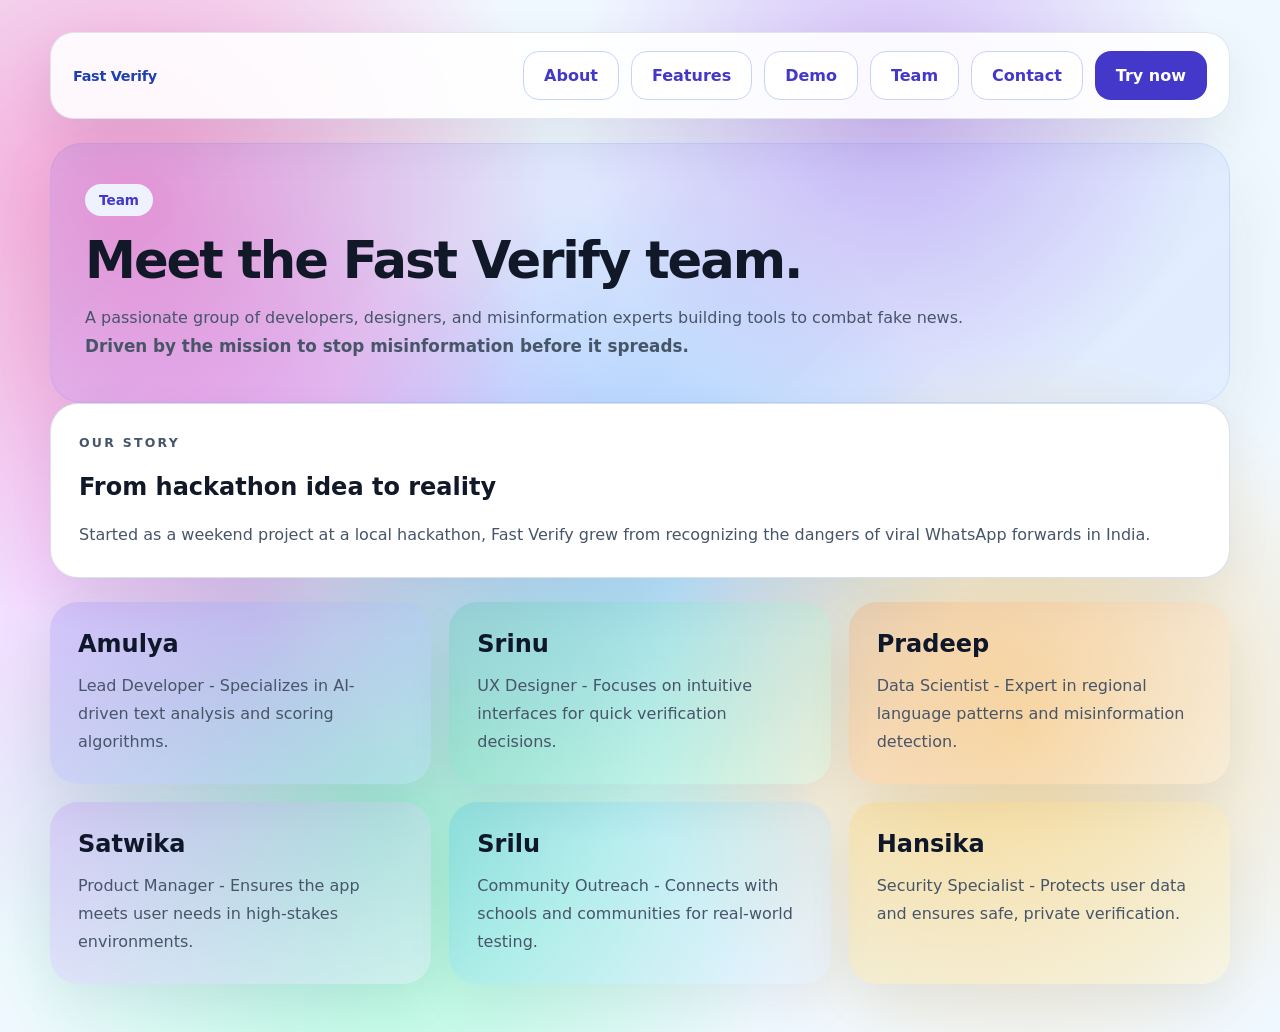
<file: team.html>
<!DOCTYPE html>
<html lang="en">
<head>
  <meta charset="UTF-8" />
  <meta name="viewport" content="width=device-width, initial-scale=1.0" />
  <title>Team - Fast Verify</title>
  <link rel="stylesheet" href="style.css" />
</head>
<body>
  <div class="app-shell">
    <nav class="site-nav">
      <a class="brand" href="index.html">Fast Verify</a>
      <div class="nav-actions">
        <a class="button secondary" href="about.html">About</a>
        <a class="button secondary" href="features.html">Features</a>
        <a class="button secondary" href="demo.html">Demo</a>
        <a class="button secondary" href="team.html">Team</a>
        <a class="button secondary" href="contact.html">Contact</a>
        <a class="button primary" href="home.html">Try now</a>
      </div>
    </nav>

    <header class="hero">
      <span class="badge">Team</span>
      <h1>Meet the Fast Verify team.</h1>
      <p>A passionate group of developers, designers, and misinformation experts building tools to combat fake news.</p>
      <p class="impact-statement">Driven by the mission to stop misinformation before it spreads.</p>
    </header>

    <main>
      <section class="card">
        <p class="section-label">Our story</p>
        <h2>From hackathon idea to reality</h2>
        <p>Started as a weekend project at a local hackathon, Fast Verify grew from recognizing the dangers of viral WhatsApp forwards in India.</p>
      </section>

      <section class="feature-grid">
        <article class="feature-card">
          <h2>Amulya</h2>
          <p>Lead Developer - Specializes in AI-driven text analysis and scoring algorithms.</p>
        </article>
        <article class="feature-card">
          <h2>Srinu</h2>
          <p>UX Designer - Focuses on intuitive interfaces for quick verification decisions.</p>
        </article>
        <article class="feature-card">
          <h2>Pradeep</h2>
          <p>Data Scientist - Expert in regional language patterns and misinformation detection.</p>
        </article>
        <article class="feature-card">
          <h2>Satwika</h2>
          <p>Product Manager - Ensures the app meets user needs in high-stakes environments.</p>
        </article>
        <article class="feature-card">
          <h2>Srilu</h2>
          <p>Community Outreach - Connects with schools and communities for real-world testing.</p>
        </article>
        <article class="feature-card">
          <h2>Hansika</h2>
          <p>Security Specialist - Protects user data and ensures safe, private verification.</p>
        </article>
      </section>
    </main>
  </div>
</body>
</html>
</file>
<file: style.css>
:root {
  color-scheme: light;
  font-family: Inter, system-ui, -apple-system, BlinkMacSystemFont, "Segoe UI", sans-serif;
  background: radial-gradient(circle at 10% 20%, rgba(255, 20, 147, 0.4), transparent 30%),
              radial-gradient(circle at 30% 80%, rgba(0, 255, 127, 0.35), transparent 35%),
              radial-gradient(circle at 70% 10%, rgba(138, 43, 226, 0.3), transparent 25%),
              radial-gradient(circle at 80% 70%, rgba(255, 165, 0, 0.35), transparent 30%),
              radial-gradient(circle at 50% 50%, rgba(30, 144, 255, 0.3), transparent 40%),
              radial-gradient(circle at 20% 60%, rgba(255, 0, 255, 0.25), transparent 35%),
              #f0f8ff;
  color: #111827;
}

* {
  box-sizing: border-box;
}

html {
  scroll-behavior: smooth;
}

body {
  margin: 0;
  min-height: 100vh;
  display: flex;
  justify-content: center;
  align-items: flex-start;
  padding: 32px 24px 48px;
}

.app-shell {
  width: min(100%, 1180px);
  margin: 0 auto;
}

.site-nav {
  display: flex;
  justify-content: space-between;
  align-items: center;
  gap: 14px;
  margin-bottom: 24px;
  padding: 18px 22px;
  background: rgba(255, 255, 255, 0.9);
  border: 1px solid rgba(203, 213, 225, 0.6);
  border-radius: 24px;
  backdrop-filter: blur(14px);
  box-shadow: 0 20px 50px rgba(15, 23, 42, 0.08);
}

.brand {
  font-size: 0.9rem;
  font-weight: 700;
  color: #1e40af;
  text-decoration: none;
  letter-spacing: -0.02em;
}

.nav-actions {
  display: flex;
  gap: 12px;
  flex-wrap: wrap;
}

.button,
button {
  display: inline-flex;
  align-items: center;
  justify-content: center;
  border-radius: 16px;
  cursor: pointer;
  font-weight: 700;
  padding: 14px 20px;
  text-decoration: none;
  transition: transform 0.18s ease, box-shadow 0.18s ease, background-color 0.18s ease;
}

.button:hover,
button:hover {
  transform: translateY(-1px);
  box-shadow: 0 20px 40px rgba(15, 23, 42, 0.12);
}

.hero,
.page-header {
  padding-bottom: 22px;
}

.hero {
  background: linear-gradient(135deg, rgba(79, 70, 229, 0.12), rgba(59, 130, 246, 0.08));
  border: 1px solid rgba(59, 130, 246, 0.12);
  border-radius: 32px;
  padding: 40px 34px;
  box-shadow: 0 30px 80px rgba(15, 23, 42, 0.08);
}

.page-header {
  background: rgba(255, 255, 255, 0.92);
  border: 1px solid rgba(203, 213, 225, 0.55);
  border-radius: 28px;
  padding: 32px 34px;
  box-shadow: 0 20px 50px rgba(15, 23, 42, 0.06);
}

.hero .badge,
.page-header .badge {
  display: inline-flex;
  align-items: center;
  gap: 8px;
  background: #eef2ff;
  color: #4338ca;
  font-size: 0.85rem;
  font-weight: 700;
  padding: 8px 14px;
  border-radius: 999px;
}

.hero h1,
.page-header h1 {
  margin: 18px 0 18px;
  font-size: clamp(2.2rem, 4vw, 3.6rem);
  line-height: 1.02;
  letter-spacing: -0.04em;
}

.hero p,
.page-header p,
.feature-card p,
.accent-card p,
.info-list p,
section p {
  margin: 0;
  line-height: 1.75;
  color: #475569;
}

.hero-actions {
  display: flex;
  gap: 14px;
  flex-wrap: wrap;
  margin-top: 28px;
}

.impact-statement {
  margin-top: 18px;
  font-size: 1.05rem;
  font-weight: 700;
  color: #1d4ed8;
}

.chat-preview {
  margin-top: 20px;
  background: #f8fbff;
  border: 1px solid #dbeafe;
  border-radius: 22px;
  padding: 18px;
}

.forward-tag {
  display: inline-flex;
  gap: 8px;
  font-weight: 700;
  color: #dc2626;
  margin-bottom: 14px;
}

.chat-bubble {
  background: #eef2ff;
  border: 1px solid rgba(59, 130, 246, 0.25);
  border-radius: 20px;
  padding: 16px 18px;
  color: #0f172a;
  white-space: pre-wrap;
  line-height: 1.6;
}

.forward-risk {
  margin-top: 14px;
  font-weight: 700;
  color: #92400e;
}

.viral-controls {
  margin-top: 18px;
  display: flex;
  gap: 12px;
  flex-wrap: wrap;
  align-items: flex-start;
}

.viral-spread {
  margin: 0;
  color: #b91c1c;
  font-weight: 700;
}

.primary {
  background: #4338ca;
  color: white;
  border: 1px solid transparent;
}

.secondary {
  background: white;
  color: #4338ca;
  border: 1px solid #c7d2fe;
}

.feature-grid {
  display: grid;
  grid-template-columns: repeat(3, minmax(0, 1fr));
  gap: 18px;
  margin-top: 24px;
}

.feature-card,
.accent-card,
.card {
  background: white;
  border: 1px solid rgba(203, 213, 225, 0.7);
  border-radius: 28px;
  box-shadow: 0 20px 50px rgba(15, 23, 42, 0.06);
  padding: 28px;
}

.feature-card {
  border: none;
  background: linear-gradient(180deg, rgba(99, 102, 241, 0.05) 0%, rgba(236, 72, 153, 0.05) 100%);
}

.feature-card h2,
.accent-card h2,
.info-list h3,
.section-title {
  margin: 0 0 14px;
  font-weight: 800;
  color: #0f172a;
}

.feature-icon {
  width: 60px;
  height: 60px;
  margin-bottom: 16px;
  display: block;
}

.feature-card:nth-child(1) {
  background: linear-gradient(135deg, rgba(99, 102, 241, 0.18), rgba(191, 219, 254, 0.3));
}

.feature-card:nth-child(2) {
  background: linear-gradient(135deg, rgba(16, 185, 129, 0.18), rgba(209, 250, 229, 0.35));
}

.feature-card:nth-child(3) {
  background: linear-gradient(135deg, rgba(249, 115, 22, 0.18), rgba(255, 237, 213, 0.35));
}

.feature-card:nth-child(4) {
  background: linear-gradient(135deg, rgba(168, 85, 247, 0.18), rgba(237, 233, 254, 0.35));
}

.feature-card:nth-child(5) {
  background: linear-gradient(135deg, rgba(14, 165, 233, 0.18), rgba(219, 234, 254, 0.35));
}

.feature-card:nth-child(6) {
  background: linear-gradient(135deg, rgba(251, 191, 36, 0.18), rgba(254, 243, 199, 0.35));
}

.section-label {
  text-transform: uppercase;
  letter-spacing: 0.18em;
  color: #475569;
  font-size: 0.78rem;
  margin-bottom: 12px;
  font-weight: 700;
}

.section-intro {
  display: grid;
  gap: 28px;
  margin-top: 36px;
}

.info-list {
  display: grid;
  grid-template-columns: repeat(3, minmax(0, 1fr));
  gap: 20px;
  margin-top: 20px;
}

.info-list div {
  background: rgba(255, 255, 255, 0.9);
  border-radius: 24px;
  padding: 24px;
  border: 1px solid rgba(209, 213, 219, 0.8);
}

.accent-card {
  background: linear-gradient(135deg, rgba(236, 72, 153, 0.12), rgba(79, 70, 229, 0.08));
  border-color: rgba(199, 210, 254, 0.55);
  margin-top: 32px;
}

.winning-card,
.highlight-card {
  background: linear-gradient(135deg, rgba(56, 189, 248, 0.15), rgba(168, 85, 247, 0.12));
  border: 1px solid rgba(59, 130, 246, 0.18);
  border-radius: 28px;
  padding: 28px;
  margin-top: 24px;
  box-shadow: 0 24px 60px rgba(15, 23, 42, 0.07);
}

.winning-card ul,
.card ul {
  margin: 16px 0 0;
  padding-left: 20px;
  color: #334155;
}

.winning-card ul li,
.card ul li {
  margin-bottom: 10px;
}

.card {
  margin-top: 0;
}

.input-card label {
  display: block;
  font-weight: 700;
  margin-bottom: 12px;
}

textarea {
  width: 100%;
  border-radius: 22px;
  border: 1px solid #cbd5e1;
  padding: 18px;
  font-size: 1rem;
  min-height: 180px;
  resize: vertical;
  transition: border-color 0.2s ease, box-shadow 0.2s ease;
}

textarea:focus {
  outline: none;
  border-color: #6366f1;
  box-shadow: 0 0 0 4px rgba(99, 102, 241, 0.14);
}

.input-settings {
  display: grid;
  grid-template-columns: repeat(2, minmax(0, 1fr));
  gap: 16px;
  margin-top: 20px;
}

.input-settings label {
  display: flex;
  flex-direction: column;
  gap: 8px;
  font-weight: 700;
  color: #334155;
}

select,
input[type='file'] {
  width: 100%;
  border: 1px solid #cbd5e1;
  border-radius: 16px;
  padding: 14px 16px;
  background: white;
}

.upload-panel {
  position: relative;
}

.upload-hint {
  display: block;
  margin-top: 6px;
  color: #64748b;
  font-size: 0.95rem;
  line-height: 1.4;
}

.image-preview {
  margin-top: 18px;
  border: 1px solid #e2e8f0;
  border-radius: 22px;
  overflow: hidden;
  background: #ffffff;
}

.image-preview img {
  width: 100%;
  display: block;
}

.image-preview p {
  margin: 0;
  padding: 16px;
  color: #475569;
  background: #f8fafc;
}

.actions {
  display: flex;
  gap: 12px;
  margin-top: 18px;
  flex-wrap: wrap;
}

.result-card.hidden {
  display: none;
}

.result-header {
  display: flex;
  justify-content: space-between;
  gap: 16px;
  align-items: center;
}

.result-badge {
  display: inline-flex;
  align-items: center;
  padding: 12px 16px;
  border-radius: 999px;
  font-weight: 700;
}

.status-label {
  text-transform: uppercase;
  letter-spacing: 0.08em;
  font-size: 0.8rem;
  color: #64748b;
}

.warning-text {
  margin: 18px 0 0;
  color: #be123c;
  font-weight: 700;
}

.result-meta {
  margin-top: 12px;
  color: #334155;
  font-weight: 600;
}

.result-grid {
  display: grid;
  grid-template-columns: 1fr 1fr;
  gap: 20px;
  margin-top: 24px;
}

.section-title {
  font-weight: 700;
  margin-bottom: 12px;
}

.explanation-list {
  padding-left: 20px;
  margin: 0;
  color: #334155;
}

.explanation-list li {
  margin-bottom: 10px;
}

.vote-panel {
  margin-top: 26px;
  background: #f8fafc;
  border: 1px solid #dbeafe;
  border-radius: 18px;
  padding: 20px;
}

.vote-buttons {
  display: flex;
  gap: 12px;
  flex-wrap: wrap;
  margin-bottom: 12px;
}

.vote-button {
  background: #ffffff;
  color: #0f172a;
  border: 1px solid #cbd5e1;
  min-width: 112px;
}

.vote-counts {
  color: #475569;
}

.notes-card ul {
  padding-left: 20px;
  margin-top: 12px;
}

.notes-card li {
  margin-bottom: 10px;
}

.tip {
  margin-top: 18px;
  color: #334155;
}

.hidden {
  display: none !important;
}

@media (max-width: 980px) {
  .feature-grid,
  .info-list,
  .result-grid,
  .input-settings {
    grid-template-columns: 1fr;
  }
}

@media (max-width: 720px) {
  body { padding: 20px 14px 36px; }
  .site-nav { flex-direction: column; align-items: stretch; }
  .hero h1,
  .page-header h1 { font-size: clamp(2rem, 7vw, 2.8rem); }
}

.status-real { background: #dcfce7; color: #166534; }
.status-fake { background: #fee2e2; color: #b91c1c; }
.status-suspicious { background: #ffedd5; color: #92400e; }
</file>
